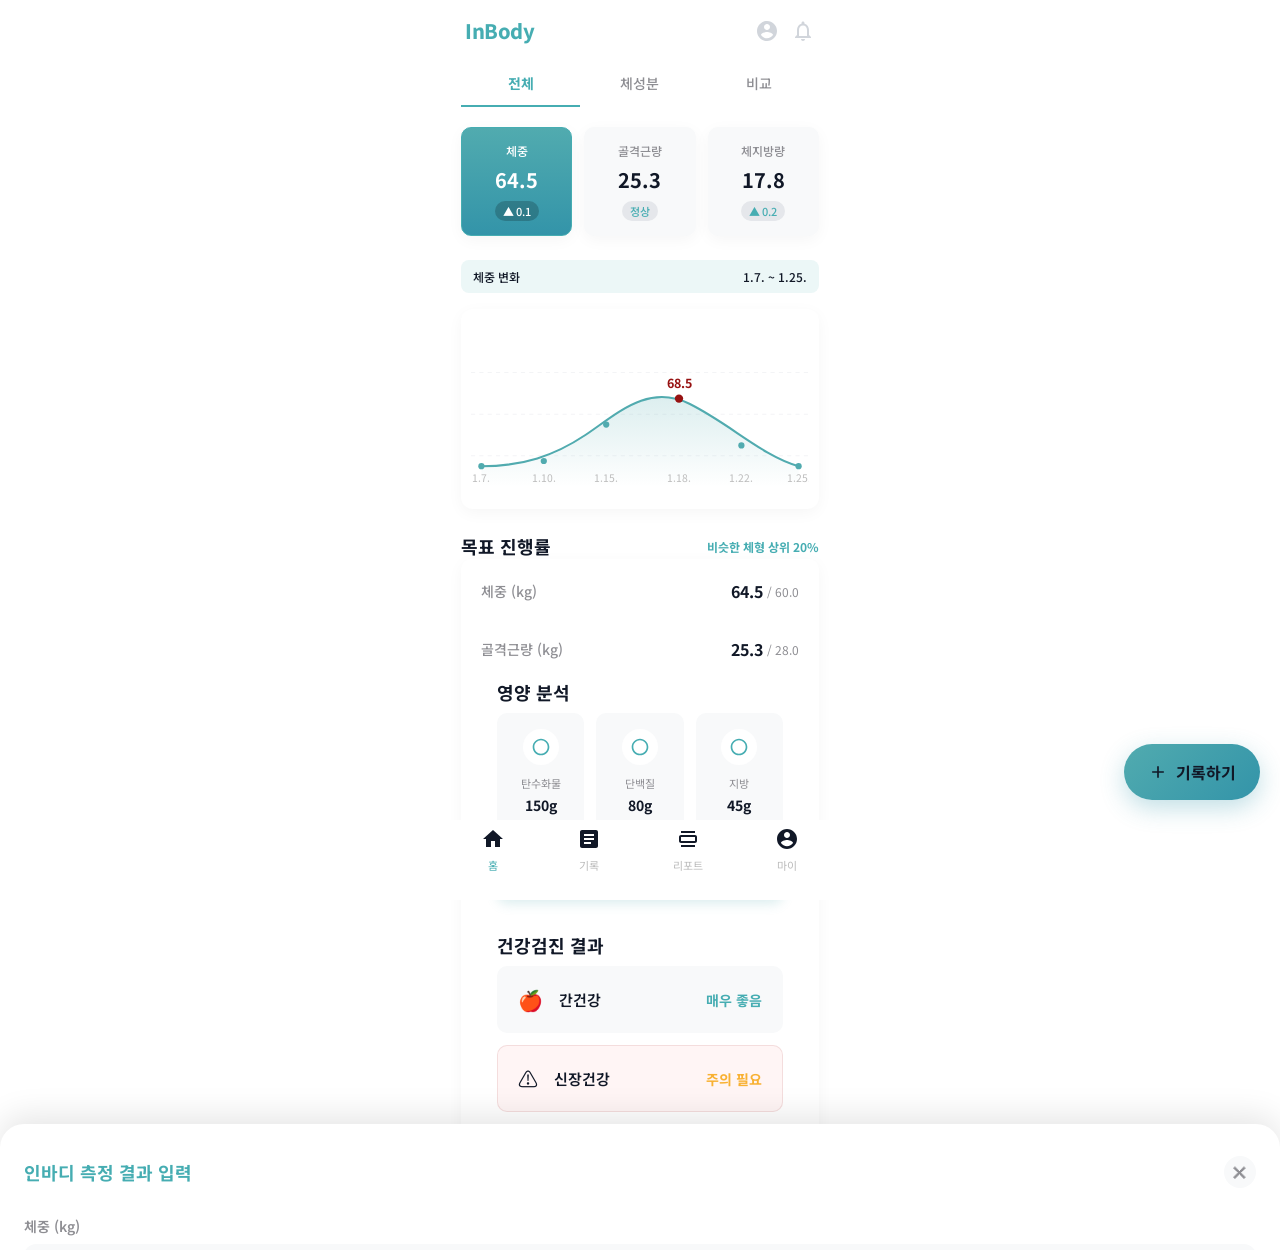
<file: index.html>
<!DOCTYPE html>
<html lang="ko">
<head>
    <meta charset="UTF-8">
    <meta name="viewport" content="width=device-width, initial-scale=1.0">
    <title>InBody App</title>
    <link rel="stylesheet" href="css/style.css">
</head>
<body>

    <!-- 헤더 -->
    <header class="header">
        <div class="logo">
            <span style="font-size: 20px; font-weight: 800; color: var(--primary-teal); letter-spacing: -0.5px;">InBody</span>
        </div>
        <div class="header-actions">
            <div class="user-profile">
                <svg width="24" height="24" viewBox="0 0 24 24" fill="none" xmlns="http://www.w3.org/2000/svg">
                    <path d="M12 2C6.48 2 2 6.48 2 12C2 17.52 6.48 22 12 22C17.52 22 22 17.52 22 12C22 6.48 17.52 2 12 2ZM12 5C13.66 5 15 6.34 15 8C15 9.66 13.66 11 12 11C10.34 11 9 9.66 9 8C9 6.34 10.34 5 12 5ZM12 19.2C9.5 19.2 7.29 17.92 6 15.98C6.03 13.99 10 12.9 12 12.9C13.99 12.9 17.97 13.99 18 15.98C16.71 17.92 14.5 19.2 12 19.2Z" fill="#D1D5DB"/>
                </svg>
            </div>
            <div class="notification-icon">
                <svg width="24" height="24" viewBox="0 0 24 24" fill="none" xmlns="http://www.w3.org/2000/svg">
                    <path d="M12 22C13.1 22 14 21.1 14 20H10C10 21.1 10.9 22 12 22ZM18 16V11C18 7.93 16.37 5.36 13.5 4.68V4C13.5 3.17 12.83 2.5 12 2.5C11.17 2.5 10.5 3.17 10.5 4V4.68C7.64 5.36 6 7.92 6 11V16L4 18V19H20V18L18 16ZM16 17H8V11C8 8.52 9.51 6.5 12 6.5C14.49 6.5 16 8.52 16 11V17Z" fill="#D1D5DB"/>
                </svg>
            </div>
        </div>
    </header>

    <!-- 탭 내비게이션 -->
    <nav class="tab-segmented">
        <a href="#" class="tab-segmented-item active">전체</a>
        <a href="#" class="tab-segmented-item">체성분</a>
        <a href="#" class="tab-segmented-item">비교</a>
    </nav>

    <!-- 오늘의 건강 상태 요약 그리드 -->
    <section class="summary-section">
        <div class="summary-grid">
            <div class="summary-item active">
                <div class="summary-label">체중</div>
                <div class="summary-value">64.5</div>
                <div class="summary-tag">▲ 0.1</div>
            </div>
            <div class="summary-item">
                <div class="summary-label">골격근량</div>
                <div class="summary-value">25.3</div>
                <div class="summary-tag">정상</div>
            </div>
            <div class="summary-item">
                <div class="summary-label">체지방량</div>
                <div class="summary-value">17.8</div>
                <div class="summary-tag">▲ 0.2</div>
            </div>
        </div>
    </section>

    <!-- 체중 변화 그래프 섹션 -->
    <section>
        <div class="graph-date-box">
            <span>체중 변화</span>
            <span>1.7. ~ 1.25.</span>
        </div>
        <div class="graph-container card" style="height: 200px; padding: 10px; margin-bottom: 24px; position: relative;">
            <svg width="100%" height="100%" viewBox="0 0 325 150">
                <defs>
                    <linearGradient id="graphGradient" x1="0" y1="0" x2="0" y2="1">
                        <stop offset="0%" stop-color="#51ABAF" stop-opacity="0.2" />
                        <stop offset="100%" stop-color="#51ABAF" stop-opacity="0" />
                    </linearGradient>
                </defs>
                <!-- 가이드라인 (점선) -->
                <line x1="0" y1="120" x2="325" y2="120" stroke="#F3F4F6" stroke-dasharray="4 4" />
                <line x1="0" y1="80" x2="325" y2="80" stroke="#F3F4F6" stroke-dasharray="4 4" />
                <line x1="0" y1="40" x2="325" y2="40" stroke="#F3F4F6" stroke-dasharray="4 4" />
                
                <!-- 그라데이션 영역 -->
                <path d="M10 130 C 50 130, 80 120, 110 100 S 170 50, 210 70 S 280 120, 315 130 V 150 H 10 Z" fill="url(#graphGradient)" />
                
                <!-- 곡선 경로 -->
                <path d="M10 130 C 50 130, 80 120, 110 100 S 170 50, 210 70 S 280 120, 315 130" fill="none" stroke="#51ABAF" stroke-width="2" />
                
                <!-- 날짜 및 데이터 포인트 (SVG 내부 텍스트 및 원) -->
                <circle cx="10" cy="130" r="3" fill="#51ABAF" />
                <text x="10" y="145" font-size="10" fill="#BCBCBC" text-anchor="middle">1.7.</text>
                
                <circle cx="70" cy="125" r="3" fill="#51ABAF" />
                <text x="70" y="145" font-size="10" fill="#BCBCBC" text-anchor="middle">1.10.</text>
                
                <circle cx="130" cy="90" r="3" fill="#51ABAF" />
                <text x="130" y="145" font-size="10" fill="#BCBCBC" text-anchor="middle">1.15.</text>
                
                <circle cx="200" cy="65" r="4" fill="#971212" />
                <text x="200" y="55" font-size="12" font-weight="700" fill="#971212" text-anchor="middle">68.5</text>
                <text x="200" y="145" font-size="10" fill="#BCBCBC" text-anchor="middle">1.18.</text>
                
                <circle cx="260" cy="110" r="3" fill="#51ABAF" />
                <text x="260" y="145" font-size="10" fill="#BCBCBC" text-anchor="middle">1.22.</text>
                
                <circle cx="315" cy="130" r="3" fill="#51ABAF" />
                <text x="315" y="145" font-size="10" fill="#BCBCBC" text-anchor="middle">1.25.</text>
            </svg>
        </div>
    </section>

    <!-- 목표 진행률 -->
    <section class="goal-section">
        <div class="section-header flex justify-between items-center" style="padding: 0 16px;">
            <span class="section-title" style="margin: 0;">목표 진행률</span>
            <span style="font-size: 12px; color: var(--primary-teal); font-weight: 700;">비슷한 체형 상위 20%</span>
        </div>
        
        <div class="card goal-card">
            <!-- 체중 진행률 -->
            <div class="progress-item">
                <div class="goal-header">
                    <span class="section-label">체중 (kg)</span>
                    <div class="flex items-center gap-1">
                        <span style="font-weight: 700; font-size: 16px;">64.5</span>
                        <span style="color: var(--text-sub); font-size: 12px;">/ 60.0</span>
                    </div>
                </div>
                <div class="progress-bar-bg" style="height: 6px;">
                    <div class="progress-bar-fill" style="width: 70%; background-color: var(--primary-teal);"></div>
                </div>
            </div>

            <!-- 골격근량 진행률 -->
            <div class="progress-item mt-4">
                <div class="goal-header">
                    <span class="section-label">골격근량 (kg)</span>
                    <div class="flex items-center gap-1">
                        <span style="font-weight: 700; font-size: 16px;">25.3</span>
                        <span style="color: var(--text-sub); font-size: 12px;">/ 28.0</span>
                    </div>
                </div>
                <div class="progress-bar-bg" style="height: 6px;">
                    <div class="progress-bar-fill" style="width: 45%; background-color: var(--primary-teal);"></div>
                </div>
            </div>
            
    <!-- 영양 분석 섹션 -->
    <section class="intake-section">
        <div style="padding: 0 16px 8px 16px;">
            <span class="section-title" style="margin: 0;">영양 분석</span>
        </div>
        
        <div class="intake-grid">
            <div class="intake-item">
                <div class="intake-icon">
                    <svg viewBox="0 0 24 24"><path d="M12 2C6.48 2 2 6.48 2 12s4.48 10 10 10 10-4.48 10-10S17.52 2 12 2zm0 18c-4.41 0-8-3.59-8-8s3.59-8 8-8 8 3.59 8 8-3.59 8-8 8z"/></svg>
                </div>
                <div class="intake-label">탄수화물</div>
                <div class="intake-value">150g</div>
            </div>
            <div class="intake-item">
                <div class="intake-icon">
                    <svg viewBox="0 0 24 24"><path d="M12 2C6.48 2 2 6.48 2 12s4.48 10 10 10 10-4.48 10-10S17.52 2 12 2zm0 18c-4.41 0-8-3.59-8-8s3.59-8 8-8 8 3.59 8 8-3.59 8-8 8z"/></svg>
                </div>
                <div class="intake-label">단백질</div>
                <div class="intake-value">80g</div>
            </div>
            <div class="intake-item">
                <div class="intake-icon">
                    <svg viewBox="0 0 24 24"><path d="M12 2C6.48 2 2 6.48 2 12s4.48 10 10 10 10-4.48 10-10S17.52 2 12 2zm0 18c-4.41 0-8-3.59-8-8s3.59-8 8-8 8 3.59 8 8-3.59 8-8 8z"/></svg>
                </div>
                <div class="intake-label">지방</div>
                <div class="intake-value">45g</div>
            </div>
        </div>

        <div class="intake-total-btn">
            <span>총 섭취 칼로리</span>
            <span>1,850 kcal</span>
        </div>
    </section>

    <!-- 건강검진 결과 섹션 -->
    <section class="health-check-section">
        <div style="padding: 0 16px 8px 16px;">
            <span class="section-title" style="margin: 0;">건강검진 결과</span>
        </div>
        
        <div class="health-card">
            <div class="health-icon">🍎</div>
            <span class="health-title">간건강</span>
            <span class="health-status" style="color: var(--primary-teal);">매우 좋음</span>
        </div>
        
        <div class="health-card warning">
            <div class="health-icon">⚠️</div>
            <span class="health-title">신장건강</span>
            <span class="health-status">주의 필요</span>
        </div>
    </section>

    <!-- FAB -->
    <button class="fab" id="fabBtn">
        <svg fill="currentColor" width="20" height="20" viewBox="0 0 24 24"><path d="M19 13h-6v6h-2v-6H5v-2h6V5h2v6h6v2z"/></svg>
        <span>기록하기</span>
    </button>

    <!-- 모달 오버레이 -->
    <div class="bottom-sheet-overlay" id="sheetOverlay"></div>

    <!-- 바텀시트 -->
    <div class="bottom-sheet" id="bottomSheet">
        <div class="sheet-header">
            <h2 class="title">인바디 측정 결과 입력</h2>
            <button class="close-btn" id="closeBtn">✕</button>
        </div>
        <div class="form-group">
            <label>체중 (kg)</label>
            <input type="number" placeholder="예: 65.0">
        </div>
        <div class="form-group">
            <label>체지방률 (%)</label>
            <input type="number" placeholder="예: 22.0">
        </div>
        <div class="form-group">
            <label>골격근량 (kg)</label>
            <input type="number" placeholder="예: 28.0">
        </div>
        <div style="display: flex; gap: 16px;">
            <div class="form-group" style="flex:1;">
                <label>BMI</label>
                <input type="number" placeholder="예: 21.5">
            </div>
            <div class="form-group" style="flex:1;">
                <label>체수분량 (L)</label>
                <input type="number" placeholder="예: 35.0">
            </div>
        </div>
        <div class="form-group">
            <label>내장지방 수준</label>
            <input type="number" placeholder="예: 4">
        </div>
        <button class="btn-primary mt-4" style="background-color: var(--weight-color);" id="saveBtn">저장하기</button>
    </div>

    <!-- 하단 탭바 -->
    <nav class="tabbar">
        <a href="index.html" class="tabbar-item active">
            <svg viewBox="0 0 24 24"><path d="M10 20v-6h4v6h5v-8h3L12 3 2 12h3v8z"/></svg>
            홈
        </a>
        <a href="inbody.html" class="tabbar-item">
            <svg viewBox="0 0 24 24"><path d="M19 3H5c-1.1 0-2 .9-2 2v14c0 1.1.9 2 2 2h14c1.1 0 2-.9 2-2V5c0-1.1-.9-2-2-2zm-5 14H7v-2h7v2zm3-4H7v-2h10v2zm0-4H7V7h10v2z"/></svg>
            기록
        </a>
        <a href="report.html" class="tabbar-item">
            <svg viewBox="0 0 24 24"><path d="M19 8H5c-1.103 0-2 .897-2 2v4c0 1.103.897 2 2 2h14c1.103 0 2-.897 2-2v-4c0-1.103-.897-2-2-2zm0 6H5v-4h14v4z"/><path d="M5 4h14v2H5zm0 14h14v2H5z"/></svg>
            리포트
        </a>
        <a href="goal.html" class="tabbar-item">
            <svg viewBox="0 0 24 24"><path d="M12 2C6.48 2 2 6.48 2 12s4.48 10 10 10 10-4.48 10-10S17.52 2 12 2zm0 3c1.66 0 3 1.34 3 3s-1.34 3-3 3-3-1.34-3-3 1.34-3 3-3zm0 14.2c-2.5 0-4.71-1.28-6-3.22.03-1.99 4-3.08 6-3.08 1.99 0 5.97 1.09 6 3.08-1.29 1.94-3.5 3.22-6 3.22z"/></svg>
            마이
        </a>
    </nav>

    <script>
        const fabBtn = document.getElementById('fabBtn');
        const bottomSheet = document.getElementById('bottomSheet');
        const sheetOverlay = document.getElementById('sheetOverlay');
        const closeBtn = document.getElementById('closeBtn');
        const saveBtn = document.getElementById('saveBtn');

        function toggleSheet() {
            bottomSheet.classList.toggle('open');
            sheetOverlay.classList.toggle('open');
            if (bottomSheet.classList.contains('open')) {
                document.body.style.overflow = 'hidden';
            } else {
                document.body.style.overflow = '';
            }
        }

        fabBtn.addEventListener('click', toggleSheet);
        closeBtn.addEventListener('click', toggleSheet);
        sheetOverlay.addEventListener('click', toggleSheet);
        saveBtn.addEventListener('click', toggleSheet);
    </script>
</body>
</html>
</file>
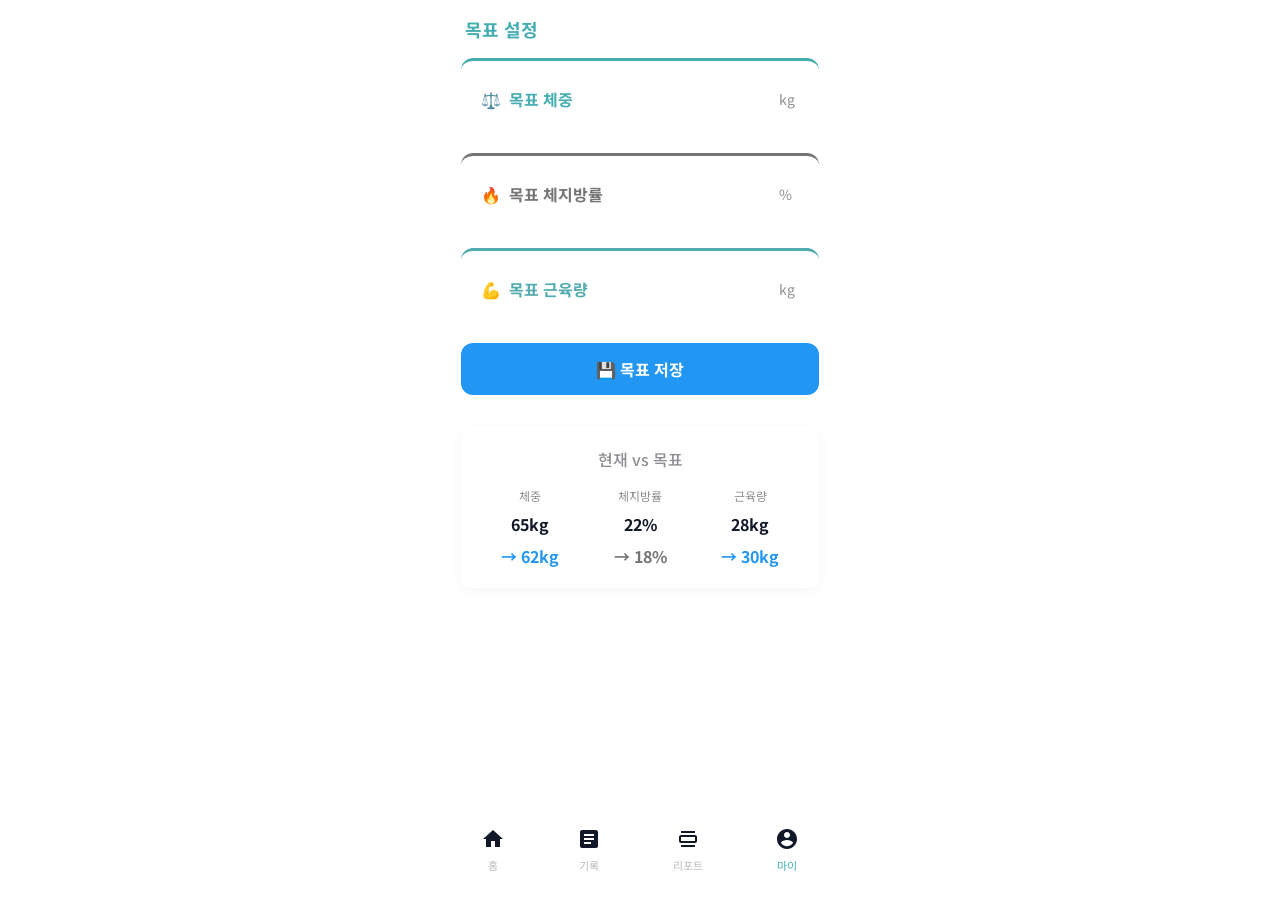
<file: goal.html>
<!DOCTYPE html>
<html lang="ko">
<head>
    <meta charset="UTF-8">
    <meta name="viewport" content="width=device-width, initial-scale=1.0">
    <title>InBody App - 목표 설정</title>
    <link rel="stylesheet" href="css/style.css">
    <style>
        .goal-card {
            background-color: var(--card-bg);
            border-radius: 12px;
            padding: 16px 20px;
            margin: 0 16px 16px 16px;
            display: flex;
            justify-content: space-between;
            align-items: center;
        }
        .goal-card.weight { border-top: 3px solid var(--weight-color); }
        .goal-card.fat { border-top: 3px solid var(--fat-color); }
        .goal-card.muscle { border-top: 3px solid var(--muscle-color); }
        
        .goal-label {
            font-size: 16px;
            font-weight: 700;
            display: flex;
            align-items: center;
            gap: 8px;
        }
        .goal-label.weight { color: var(--weight-color); }
        .goal-label.fat { color: var(--fat-color); }
        .goal-label.muscle { color: var(--muscle-color); }

        .goal-input-group {
            display: flex;
            align-items: center;
            gap: 8px;
        }
        .goal-input {
            background-color: var(--bg-color);
            border: 1px solid rgba(255,255,255,0.15);
            border-radius: 8px;
            width: 80px;
            height: 44px;
            color: #fff;
            font-size: 18px;
            font-weight: 700;
            text-align: right;
            padding: 0 12px;
        }
        .goal-input:focus {
            outline: none;
            border-color: var(--goal-color);
        }
        .goal-unit {
            font-size: 14px;
            color: var(--text-sub);
            width: 20px;
        }

        /* 비교 카드 */
        .compare-grid {
            display: grid;
            grid-template-columns: repeat(3, 1fr);
            gap: 12px;
            margin-top: 16px;
            text-align: center;
        }
        .compare-item {
            display: flex;
            flex-direction: column;
            gap: 8px;
        }
        .compare-label {
            font-size: 12px;
            color: var(--text-sub);
        }
        .compare-current {
            font-size: 16px;
            font-weight: 700;
        }
        .compare-target {
            font-size: 16px;
            font-weight: 700;
        }
        .target-weight { color: var(--goal-color); }
        .target-fat { color: var(--fat-color); }
        .target-muscle { color: var(--goal-color); }
    </style>
</head>
<body>

    <header class="header">
        <h1 class="title">목표 설정</h1>
    </header>

    <section>
        <!-- 목표 체중 카드 -->
        <div class="goal-card weight">
            <div class="goal-label weight">
                <span>⚖️</span> 목표 체중
            </div>
            <div class="goal-input-group">
                <input type="number" class="goal-input" value="62">
                <span class="goal-unit">kg</span>
            </div>
        </div>

        <!-- 목표 체지방률 카드 -->
        <div class="goal-card fat">
            <div class="goal-label fat">
                <span>🔥</span> 목표 체지방률
            </div>
            <div class="goal-input-group">
                <input type="number" class="goal-input" value="18">
                <span class="goal-unit">%</span>
            </div>
        </div>

        <!-- 목표 근육량 카드 -->
        <div class="goal-card muscle">
            <div class="goal-label muscle">
                <span>💪</span> 목표 근육량
            </div>
            <div class="goal-input-group">
                <input type="number" class="goal-input" value="30">
                <span class="goal-unit">kg</span>
            </div>
        </div>

        <!-- 목표 저장 버튼 -->
        <div style="padding: 0 16px; margin-bottom: 32px; margin-top: 8px;">
            <button class="btn-primary" style="background-color: var(--goal-color);">
                💾 목표 저장
            </button>
        </div>
    </section>

    <section style="padding: 0 16px;">
        <div class="card" style="margin: 0;">
            <span class="section-label" style="display:block; text-align:center; font-size:16px;">현재 vs 목표</span>
            
            <div class="compare-grid">
                <!-- 체중 -->
                <div class="compare-item">
                    <div class="compare-label">체중</div>
                    <div class="compare-current">65kg</div>
                    <div class="compare-target target-weight">→ 62kg</div>
                </div>
                <!-- 체지방률 -->
                <div class="compare-item">
                    <div class="compare-label">체지방률</div>
                    <div class="compare-current">22%</div>
                    <div class="compare-target target-fat">→ 18%</div>
                </div>
                <!-- 근육량 -->
                <div class="compare-item">
                    <div class="compare-label">근육량</div>
                    <div class="compare-current">28kg</div>
                    <div class="compare-target target-muscle">→ 30kg</div>
                </div>
            </div>
        </div>
    </section>

    <!-- 하단 탭바 -->
    <nav class="tabbar">
        <a href="index.html" class="tabbar-item">
            <svg viewBox="0 0 24 24"><path d="M10 20v-6h4v6h5v-8h3L12 3 2 12h3v8z"/></svg>
            홈
        </a>
        <a href="inbody.html" class="tabbar-item">
            <svg viewBox="0 0 24 24"><path d="M19 3H5c-1.1 0-2 .9-2 2v14c0 1.1.9 2 2 2h14c1.1 0 2-.9 2-2V5c0-1.1-.9-2-2-2zm-5 14H7v-2h7v2zm3-4H7v-2h10v2zm0-4H7V7h10v2z"/></svg>
            기록
        </a>
        <a href="report.html" class="tabbar-item">
            <svg viewBox="0 0 24 24"><path d="M19 8H5c-1.103 0-2 .897-2 2v4c0 1.103.897 2 2 2h14c1.103 0 2-.897 2-2v-4c0-1.103-.897-2-2-2zm0 6H5v-4h14v4z"/><path d="M5 4h14v2H5zm0 14h14v2H5z"/></svg>
            리포트
        </a>
        <a href="goal.html" class="tabbar-item active">
            <svg viewBox="0 0 24 24"><path d="M12 2C6.48 2 2 6.48 2 12s4.48 10 10 10 10-4.48 10-10S17.52 2 12 2zm0 3c1.66 0 3 1.34 3 3s-1.34 3-3 3-3-1.34-3-3 1.34-3 3-3zm0 14.2c-2.5 0-4.71-1.28-6-3.22.03-1.99 4-3.08 6-3.08 1.99 0 5.97 1.09 6 3.08-1.29 1.94-3.5 3.22-6 3.22z"/></svg>
            마이
        </a>
    </nav>
</body>
</html>
</file>
<file: css/style.css>
@import url("https://fonts.googleapis.com/css2?family=Noto+Sans+KR:wght@400;500;700&display=swap");

:root {
  /* 컬러 팔레트 (인바디 라이트 테마) */
  --bg-color: #ffffff;
  --secondary-bg: #f8f9fa;
  --report-highlight-bg: #EEF8F4;
  --card-bg: #ffffff;
  --primary-teal: #46adb2;
  --primary-teal-light: rgba(70, 173, 178, 0.1);
  --weight-color: #46adb2;
  --fat-color: #e5e7eb;
  --muscle-color: #46adb2;
  --normal-color: #46adb2;
  --warning-color: #F8B133;
  --danger-color: #D32F2F;
  --goal-red: #d32f2f;
  --text-main: #111827;
  --text-sub: #8e8e93;
  --text-muted: #bcbcbc;
  --fat-color: #757575;
  --muscle-color: #51abaf;
  --goal-color: #2196f3;

  --card-shadow: 0 4px 16px rgba(0, 0, 0, 0.04);
  --border-radius: 10px;
}

* {
  box-sizing: border-box;
  margin: 0;
  padding: 0;
  font-family: "Noto Sans KR", sans-serif;
  color: var(--text-main);
  -webkit-tap-highlight-color: transparent;
}

body {
  background-color: var(--bg-color);
  max-width: 390px;
  margin: 0 auto;
  min-height: 100vh;
  position: relative;
  overflow-x: hidden;
  padding-bottom: 90px; /* 탭바 + 여유공간 */
  font-size: 14px;
  font-weight: 400;
  color: var(--text-main);
}

/* 타이포그래피 */
.title {
  font-size: 18px;
  font-weight: 700;
  color: var(--primary-teal);
}
.section-title {
  font-size: 18px;
  font-weight: 700;
  margin: 24px 16px 16px 16px;
}
.section-label {
  font-size: 14px;
  font-weight: 500;
  color: var(--text-sub);
}
.main-number {
  font-size: 32px;
  font-weight: 700;
}
.text-sub {
  color: var(--text-sub);
}

/* 컴포넌트: 카드 */
.card {
  background-color: var(--card-bg);
  border-radius: var(--border-radius);
  padding: 20px;
  margin: 0 16px 16px 16px;
  box-shadow: var(--card-shadow);
  border: 1px solid var(--divider);
}

/* 요약 카드 그리드 */
.summary-grid {
  display: grid;
  grid-template-columns: repeat(3, 1fr);
  gap: 10px;
  padding: 0 16px;
  margin-bottom: 24px;
}
.summary-item {
  background-color: var(--card-bg);
  border: 1px solid var(--divider);
  border-radius: var(--border-radius);
  padding: 12px 8px;
  text-align: center;
  box-shadow: var(--card-shadow);
}
.summary-item.active {
  background: linear-gradient(135deg, #78d2d2, #46adb2);
  border-color: #46adb2;
}
.summary-item.active * {
  color: #ffffff !important;
}
.summary-label {
  font-size: 11px;
  font-weight: 500;
  color: var(--text-sub);
  margin-bottom: 4px;
}
.summary-value {
  font-size: 18px;
  font-weight: 700;
  margin-bottom: 6px;
}
.summary-tag {
  display: inline-block;
  font-size: 10px;
  padding: 2px 8px;
  background-color: #e5e7eb;
  color: #6b7280;
  border-radius: 12px;
}
.summary-item.active .summary-tag {
  background-color: rgba(0, 0, 0, 0.2);
  color: #ffffff;
}

/* 컴포넌트: 버튼 주요 */
.btn-primary {
  border: none;
  border-radius: 12px;
  height: 52px;
  width: 100%;
  font-size: 16px;
  font-weight: 700;
  cursor: pointer;
  display: flex;
  justify-content: center;
  align-items: center;
  gap: 8px;
  color: #fff;
}

/* 배지/태그 공통 및 애니메이션 */
@keyframes fadeIn {
  from {
    opacity: 0;
  }
  to {
    opacity: 1;
  }
}

.badge {
  display: inline-flex;
  align-items: center;
  justify-content: center;
  border-radius: 999px;
  padding: 4px 10px;
  font-size: 11px;
  font-weight: 700;
  animation: fadeIn 0.3s ease-in;
}
.badge.normal {
  background-color: var(--normal-color);
  color: #fff;
}
.badge.warning {
  background-color: var(--warning-color);
  color: #fff;
}
.badge.danger {
  background-color: var(--danger-color);
  color: #fff;
}

/* 탭 바 (상단) */
.tab-segmented {
  display: flex;
  margin: 0 16px 20px 16px;
  border-bottom: 1px solid var(--divider);
}
.tab-segmented-item {
  flex: 1;
  text-align: center;
  padding: 12px 0;
  font-size: 14px;
  font-weight: 500;
  color: var(--text-sub);
  text-decoration: none;
  border-bottom: 2px solid transparent;
}
.tab-segmented-item.active {
  color: var(--primary-teal);
  border-bottom: 2px solid var(--primary-teal);
  font-weight: 700;
}

/* 영양 분석 섹션 */
.intake-grid {
  display: grid;
  grid-template-columns: repeat(3, 1fr);
  gap: 12px;
  padding: 0 16px;
  margin-bottom: 16px;
}
.intake-item {
  background-color: var(--secondary-bg);
  border-radius: var(--border-radius);
  padding: 16px 12px;
  text-align: center;
}
.intake-icon {
  width: 36px;
  height: 36px;
  margin: 0 auto 10px auto;
  display: flex;
  align-items: center;
  justify-content: center;
  background-color: #fff;
  border-radius: 50%;
}
.intake-icon svg {
  width: 20px;
  height: 20px;
  fill: var(--primary-teal);
}
.intake-label {
  font-size: 11px;
  color: var(--text-sub);
  margin-bottom: 4px;
}
.intake-value {
  font-size: 14px;
  font-weight: 700;
}
.intake-total-btn {
  margin: 0 16px 32px 16px;
  background-color: var(--primary-teal);
  color: #fff;
  padding: 16px 20px;
  border-radius: var(--border-radius);
  display: flex;
  justify-content: space-between;
  font-weight: 700;
  font-size: 15px;
  box-shadow: 0 4px 12px rgba(81, 171, 175, 0.2);
}

/* 건강검진 카드 */
.health-card {
  margin: 0 16px 12px 16px;
  background-color: var(--secondary-bg);
  border-radius: var(--border-radius);
  padding: 18px 20px;
  display: flex;
  align-items: center;
  gap: 16px;
  border: 1px solid transparent;
}
.health-card.warning {
  background-color: #fff5f5;
  border: 1px solid rgba(151, 18, 18, 0.1);
}
.health-icon {
  font-size: 20px;
}
.health-title {
  font-size: 15px;
  font-weight: 600;
  flex: 1;
}
.health-status {
  font-size: 14px;
  font-weight: 700;
  color: var(--warning-color);
}
.health-card:not(.warning) .health-status {
  color: var(--primary-teal);
}

/* 유틸리티 */
.flex { display: flex; }
.items-center { align-items: center; }
.justify-between { justify-content: space-between; }
.gap-1 { gap: 4px; }
.mt-8 { margin-top: 32px; }
.mb-8 { margin-bottom: 32px; }
.mt-4 { margin-top: 16px; }

/* 헤더 */
.header {
  padding: 16px 20px;
  display: flex;
  justify-content: space-between;
  align-items: center;
  background-color: var(--header-bg);
}
.header-actions {
  display: flex;
  gap: 12px;
}
.user-profile, .notification-icon {
  width: 24px;
  height: 24px;
  display: flex;
  align-items: center;
  justify-content: center;
  cursor: pointer;
}
.logo svg {
  display: block;
}

/* 오늘의 건강 상태 섹션 */
.summary-section {
  margin-top: 8px;
}
.summary-grid {
  display: grid;
  grid-template-columns: repeat(3, 1fr);
  gap: 12px;
  padding: 0 16px;
  margin-bottom: 24px;
}
.summary-item {
  background-color: var(--secondary-bg);
  border-radius: var(--border-radius);
  padding: 14px 8px;
  text-align: center;
  border: 1px solid transparent;
  transition: all 0.2s ease;
}
.summary-item.active {
  background: linear-gradient(180deg, #51abaf 0%, #3394a9 100%);
  color: #fff;
}
.summary-item.active .summary-label,
.summary-item.active .summary-value,
.summary-item.active .summary-tag {
  color: #fff !important;
}
.summary-label {
  font-size: 12px;
  color: var(--text-sub);
  margin-bottom: 6px;
}
.summary-value {
  font-size: 20px;
  font-weight: 700;
  margin-bottom: 6px;
}
.summary-tag {
  display: inline-block;
  font-size: 11px;
  font-weight: 500;
  color: var(--primary-teal);
}
.summary-item:not(.active) .summary-tag {
  color: var(--primary-teal);
}

/* FAB */
.fab {
  position: fixed;
  bottom: 100px;
  right: 20px;
  background: linear-gradient(135deg, #51abaf 0%, #3394a9 100%);
  color: #fff;
  border: none;
  display: flex;
  align-items: center;
  gap: 8px;
  padding: 0 24px;
  height: 56px;
  border-radius: 28px;
  font-weight: 700;
  font-size: 16px;
  box-shadow: 0 8px 24px rgba(51, 148, 169, 0.3);
  cursor: pointer;
  z-index: 99;
  transition: all 0.3s cubic-bezier(0.4, 0, 0.2, 1);
}
.fab:hover {
  transform: translateY(-2px);
  box-shadow: 0 12px 28px rgba(51, 148, 169, 0.4);
}
.fab:active {
  transform: scale(0.95);
}

/* 바텀시트 모달 */
.bottom-sheet {
  position: fixed;
  bottom: -100%;
  left: 0;
  width: 100%;
  background-color: var(--card-bg);
  border-radius: 24px 24px 0 0;
  padding: 32px 24px;
  z-index: 200;
  transition: bottom 0.4s cubic-bezier(0.4, 0, 0.2, 1);
  box-shadow: 0 -8px 32px rgba(0, 0, 0, 0.1);
}
.bottom-sheet.open {
  bottom: 0;
}
.bottom-sheet-overlay {
  position: fixed;
  top: 0; left: 0; right: 0; bottom: 0;
  background: rgba(0, 0, 0, 0.4);
  backdrop-filter: blur(4px);
  z-index: 199;
  display: none;
  opacity: 0;
  transition: opacity 0.3s ease;
}
.bottom-sheet-overlay.open {
  display: block;
  opacity: 1;
}
.form-group {
  margin-bottom: 20px;
  display: flex;
  flex-direction: column;
  gap: 8px;
}
.form-group label {
  font-size: 14px;
  font-weight: 600;
  color: var(--text-sub);
}
.form-group input {
  background-color: var(--secondary-bg);
  border: 1px solid var(--divider);
  border-radius: 12px;
  height: 52px;
  padding: 0 16px;
  color: var(--text-main);
  font-size: 16px;
  transition: all 0.2s;
}
.form-group input:focus {
  outline: none;
  border-color: var(--primary-teal);
  background-color: #fff;
  box-shadow: 0 0 0 4px rgba(81, 171, 175, 0.1);
}
.sheet-header {
  display: flex;
  justify-content: space-between;
  align-items: center;
  margin-bottom: 28px;
}
.close-btn {
  background: var(--secondary-bg);
  border: none;
  color: var(--text-sub);
  width: 32px;
  height: 32px;
  border-radius: 16px;
  font-size: 18px;
  display: flex;
  align-items: center;
  justify-content: center;
  cursor: pointer;
  transition: all 0.2s;
}
.close-btn:hover {
  background-color: var(--divider);
  color: var(--text-main);
}

/* 추가 유틸리티 */
.card-stat {
  display: flex;
  justify-content: space-between;
  align-items: center;
}
.change-text {
  font-size: 12px;
  font-weight: 500;
  margin-top: 4px;
}
.change-good { color: var(--normal-color); }
.gap-1 { gap: 4px; }
.mt-4 { margin-top: 16px; }

/* 하단 탭바 */
.tabbar {
  position: fixed;
  bottom: 0;
  left: 50%;
  transform: translateX(-50%);
  width: 100%;
  max-width: 390px;
  height: 80px;
  background-color: #fff;
  border-top: 1px solid var(--divider);
  display: flex;
  justify-content: space-around;
  align-items: center;
  z-index: 100;
  padding-bottom: 20px;
}
.tabbar-item {
  display: flex;
  flex-direction: column;
  align-items: center;
  gap: 4px;
  color: var(--text-muted);
  text-decoration: none;
  font-size: 11px;
  transition: all 0.2s;
}
.tabbar-item.active {
  color: var(--primary-teal);
}
.tabbar-item svg {
  width: 24px;
  height: 24px;
  margin-bottom: 2px;
  fill: currentColor;
}

/* 그래프 영역 */
.graph-container {
  border-radius: 12px;
  background-color: var(--bg-color);
  padding: 16px;
}

/* 그래프 설명 박스 */
.graph-date-box {
  background-color: #ecf7f7;
  border-radius: 8px;
  padding: 8px 12px;
  margin: 0 16px 16px 16px;
  font-size: 12px;
  font-weight: 500;
  color: var(--primary-teal);
  display: flex;
  justify-content: space-between;
}

/* 목표 섹션 */
.goal-card {
  margin: 0 16px 16px 16px;
}
.goal-header {
  display: flex;
  justify-content: space-between;
  align-items: center;
  margin-bottom: 12px;
}
.goal-progress-container {
  display: flex;
  gap: 4px;
  margin-bottom: 6px;
}
.goal-progress-segment {
  height: 6px;
  flex: 1;
  background-color: #f3f4f6;
  border-radius: 2px;
}
.goal-progress-segment.active {
  background-color: var(--primary-teal);
}
.goal-marker {
  width: 2px;
  height: 12px;
  background-color: var(--primary-teal);
  position: absolute;
  right: 20%;
  top: -3px;
}

/* 유틸리티 영역 */
.flex-row {
  display: flex;
  align-items: center;
}
.flex-col {
  display: flex;
  flex-direction: column;
}
.space-between {
  justify-content: space-between;
}
.mt-4 {
  margin-top: 16px;
}
.mb-4 {
  margin-bottom: 16px;
}

/* 상세 리포트 전용 컴포넌트 */
.analysis-highlight-section {
    position: relative;
    z-index: 1;
}

.graph-elements-container {
    position: relative;
    width: 280px;
    height: 280px;
    margin: 0 auto 32px auto;
    display: flex;
    justify-content: center;
    align-items: center;
}

.human-outline {
    position: absolute;
    width: 100%;
    height: 100%;
    z-index: 2;
    opacity: 0.8;
}

.pentagon-svg {
    position: absolute;
    width: 100%;
    height: 100%;
    z-index: 3;
}

.inbody-score-badge {
    position: absolute;
    bottom: 20px;
    right: 0;
    width: 54px;
    height: 54px;
    background-color: #fff;
    border-radius: 12px;
    display: flex;
    flex-direction: column;
    align-items: center;
    justify-content: center;
    box-shadow: 0 4px 8px rgba(0,0,0,0.05);
    z-index: 4;
}
.inbody-score-badge .score-label {
    font-size: 8px;
    color: var(--text-sub);
}
.inbody-score-badge .score-value {
    font-size: 18px;
    font-weight: 800;
    color: var(--primary-teal);
}

.metric-highlight-grid {
    display: grid;
    grid-template-columns: repeat(2, 1fr);
    gap: 12px;
    position: relative;
    z-index: 5;
}

.metric-mini-card {
    background-color: #fff;
    border-radius: 12px;
    padding: 14px;
    display: flex;
    flex-direction: column;
    gap: 4px;
}
.metric-mini-card .label {
    font-size: 11px;
    color: var(--text-sub);
}
.metric-mini-card .value {
    font-size: 16px;
    font-weight: 700;
}
.metric-mini-card .sub-value {
    font-size: 10px;
    color: var(--text-sub);
}

/* 프로그래스 바 (상세) */
.detailed-progress-section {
    margin-top: 32px;
    padding: 0 16px;
}
.detailed-bar-container {
    margin-bottom: 24px;
}
.bar-header {
    display: flex;
    justify-content: space-between;
    align-items: center;
    margin-bottom: 8px;
}
.bar-label {
    font-size: 14px;
    font-weight: 700;
}
.bar-value {
    font-size: 14px;
    font-weight: 700;
}
.bar-bg {
    height: 12px;
    background-color: #F3F4F6;
    border-radius: 6px;
    position: relative;
    overflow: hidden;
}
.bar-fill {
    height: 100%;
    background-color: var(--primary-teal);
    border-radius: 6px;
}
.bar-range-indicator {
    position: absolute;
    top: 0;
    height: 100%;
    background-color: rgba(70, 173, 178, 0.1);
    border-left: 1px dashed var(--primary-teal);
    border-right: 1px dashed var(--primary-teal);
}

.analysis-detail-title {
    font-size: 16px; 
    font-weight: 700; 
    margin-bottom: 24px;
}
</file>
